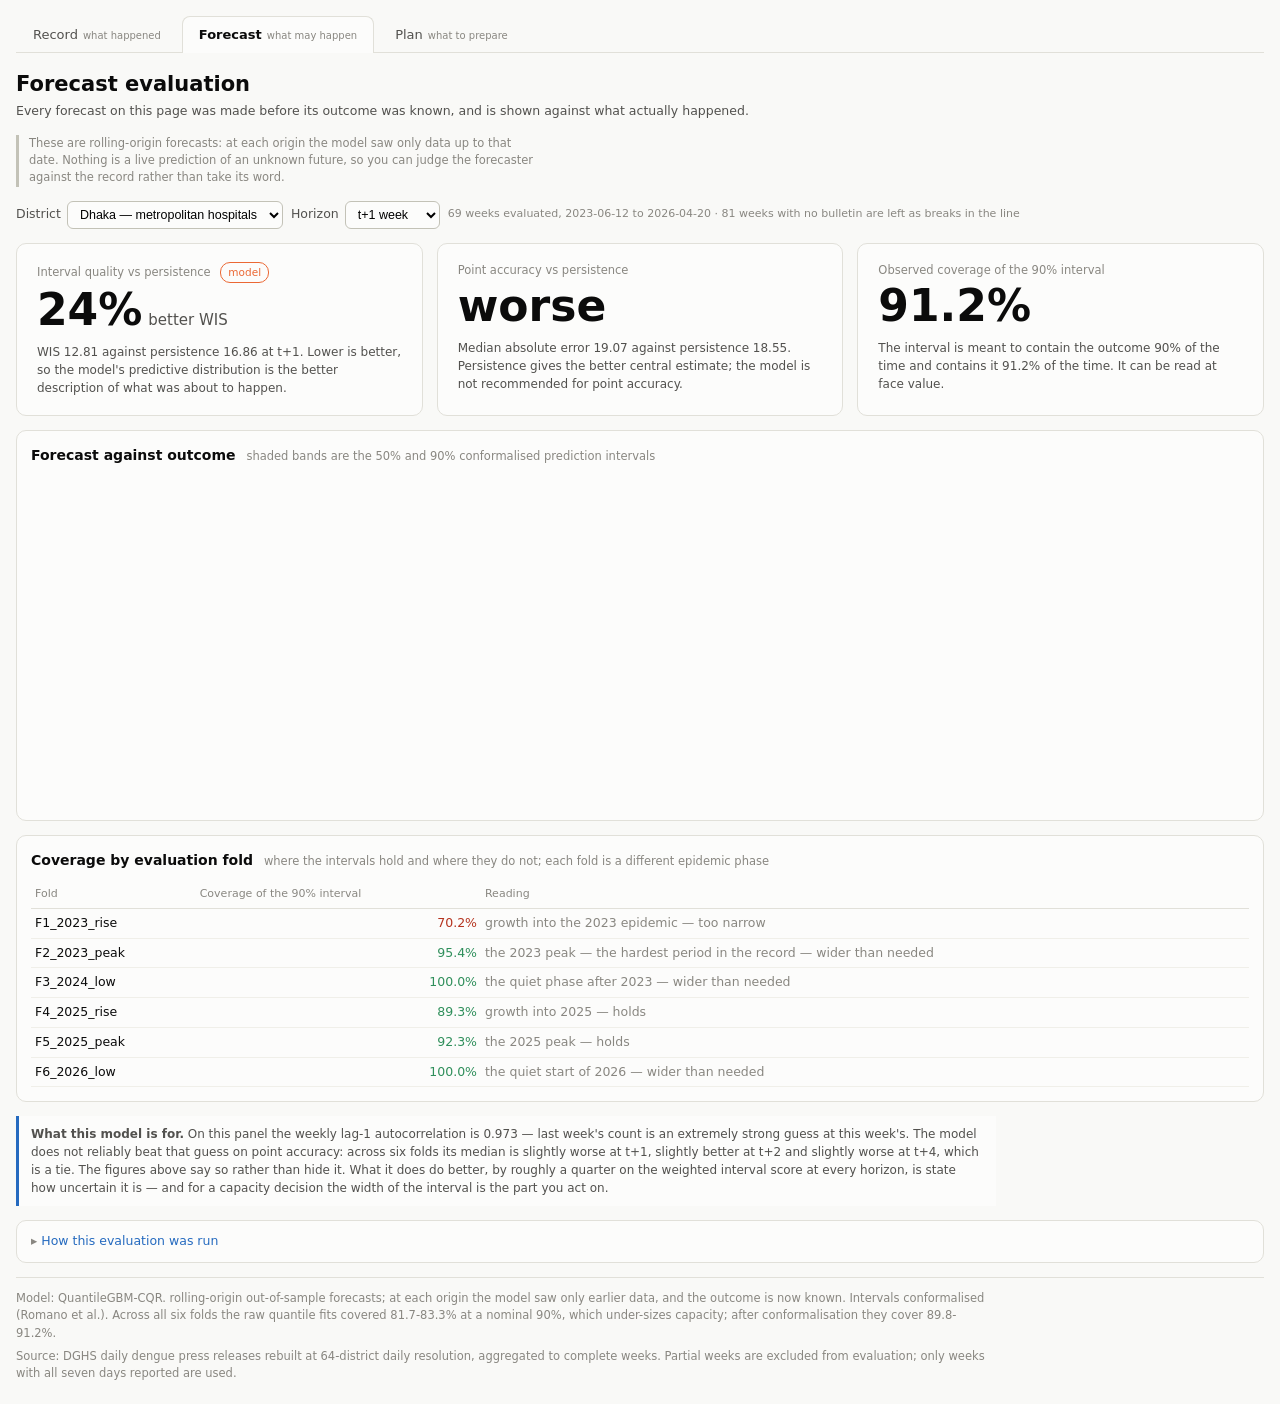
<file: frontend/forecast.html>
<!doctype html>
<html lang="en">
<head>
<meta charset="utf-8">
<meta name="viewport" content="width=device-width, initial-scale=1">
<title>Forecast evaluation — Bangladesh dengue</title>
<link rel="stylesheet" href="app.css">
</head>
<body>

<nav class="nav">
  <a href="index.html">Record<span class="tag">what happened</span></a>
  <a href="forecast.html" class="on">Forecast<span class="tag">what may happen</span></a>
  <a href="plan.html">Plan<span class="tag">what to prepare</span></a>
</nav>

<header class="hdr">
  <div>
    <h1>Forecast evaluation</h1>
    <p class="sub">Every forecast on this page was made before its outcome was
      known, and is shown against what actually happened.</p>
  </div>
  <p class="provenance">
    These are rolling-origin forecasts: at each origin the model saw only data
    up to that date. Nothing is a live prediction of an unknown future, so you
    can judge the forecaster against the record rather than take its word.
  </p>
</header>

<div id="fc-missing" class="caveat" style="display:none">
  <b>The forecast export has not been produced yet.</b> This page reads
  <code>data/forecasts.json</code>, which is written once the rolling-origin
  quantile evaluation finishes. The Record and Plan tabs do not depend on it and
  work now.
</div>

<div id="fc-body" style="display:none">

<section class="controls">
  <label class="field">District
    <select id="fc-district"></select>
  </label>
  <label class="field">Horizon
    <select id="fc-horizon"></select>
  </label>
  <span class="hint" id="fc-span"></span>
</section>

<section class="grid3">
  <div class="hero">
    <div class="k">Interval quality vs persistence <span class="pill pill-model">model</span></div>
    <div class="v"><span id="fc-wisgain">—</span><span class="u">better WIS</span></div>
    <p class="why" id="fc-wis-why">—</p>
  </div>
  <div class="hero">
    <div class="k">Point accuracy vs persistence</div>
    <div class="v"><span id="fc-maecmp">—</span></div>
    <p class="why" id="fc-mae-why">—</p>
  </div>
  <div class="hero">
    <div class="k">Observed coverage of the 90% interval</div>
    <div class="v"><span id="fc-cov">—</span></div>
    <p class="why" id="fc-cov-why">—</p>
  </div>
</section>

<p class="caveat" id="fc-covwarn" style="display:none"></p>

<div class="panel">
  <h2>Forecast against outcome
    <span class="h2sub">shaded bands are the 50% and 90% conformalised prediction intervals</span></h2>
  <div class="chart-tall"><canvas id="fc-chart"></canvas></div>
</div>

<div class="panel">
  <h2>Coverage by evaluation fold
    <span class="h2sub">where the intervals hold and where they do not; each fold is a different epidemic phase</span></h2>
  <table class="tbl">
    <thead><tr><th>Fold</th><th class="num">Coverage of the 90% interval</th><th>Reading</th></tr></thead>
    <tbody id="fc-foldtbody"></tbody>
  </table>
</div>

<p class="note">
  <b>What this model is for.</b> On this panel the weekly lag-1 autocorrelation
  is 0.973 — last week's count is an extremely strong guess at this week's. The
  model does not reliably beat that guess on point accuracy: across six folds
  its median is slightly worse at t+1, slightly better at t+2 and slightly
  worse at t+4, which is a tie. The figures above say so rather than hide it.
  What it does do better, by roughly a quarter on the weighted interval score
  at every horizon, is state how uncertain it is — and for a capacity decision
  the width of the interval is the part you act on.
</p>

<details class="derive">
  <summary>How this evaluation was run</summary>
  <div class="body">
    <p><b>Rolling origin, with an embargo.</b> The record is split into six
      folds by time. For each, the model trains on everything before the
      origin and is scored on what follows, with a gap between them so that
      no feature computed from a rolling window can see across the boundary.
      Nothing is ever scored on data it trained on.</p>
    <p><b>The folds are chosen to be hard.</b> They deliberately straddle
      changes of epidemic phase — a quiet year followed by a growth year,
      a growth phase followed by a peak. A random split would score far
      better and would mean nothing, because the use case is precisely to
      forecast across a change of phase.</p>
    <p><b>Intervals are conformalised</b> (Romano et al., conformalised
      quantile regression). The raw quantile fits covered only 74.6% at a
      nominal 90%. Calibration uses the most recent 20% of each training
      window, so the correction is estimated on the period most like the one
      being predicted.</p>
    <p><b>WIS</b> — the weighted interval score — scores the whole predictive
      distribution, penalising both a wrong centre and an interval that is
      wider than it needs to be. It is the standard metric in epidemic
      forecast evaluation (it is what the COVID-19 Forecast Hub used), which
      is why the headline comparison is stated in it rather than in error
      alone.</p>
    <p><b>Persistence+</b> is the honest baseline: last observed value as the
      point forecast, with an interval from the historical spread of
      week-on-week changes. It is reported because on a panel this
      autocorrelated, a model that cannot beat it is not useful, and that
      comparison should be in front of the reader rather than in an appendix.</p>
    <p><b>Coverage below nominal is reported, not corrected away.</b> Where
      the 90% interval covers less than 90% of outcomes, capacity sized from
      it is too small — an error in the dangerous direction. The fold table
      above shows exactly where that happens.</p>
  </div>
</details>

<footer class="ftr">
  <p id="fc-meta"></p>
  <p>Source: DGHS daily dengue press releases rebuilt at 64-district daily
     resolution, aggregated to complete weeks. Partial weeks are excluded from
     evaluation; only weeks with all seven days reported are used.</p>
</footer>

</div>

<script src="vendor/chart.umd.js"></script>
<script src="forecast.js"></script>
</body>
</html>
</file>
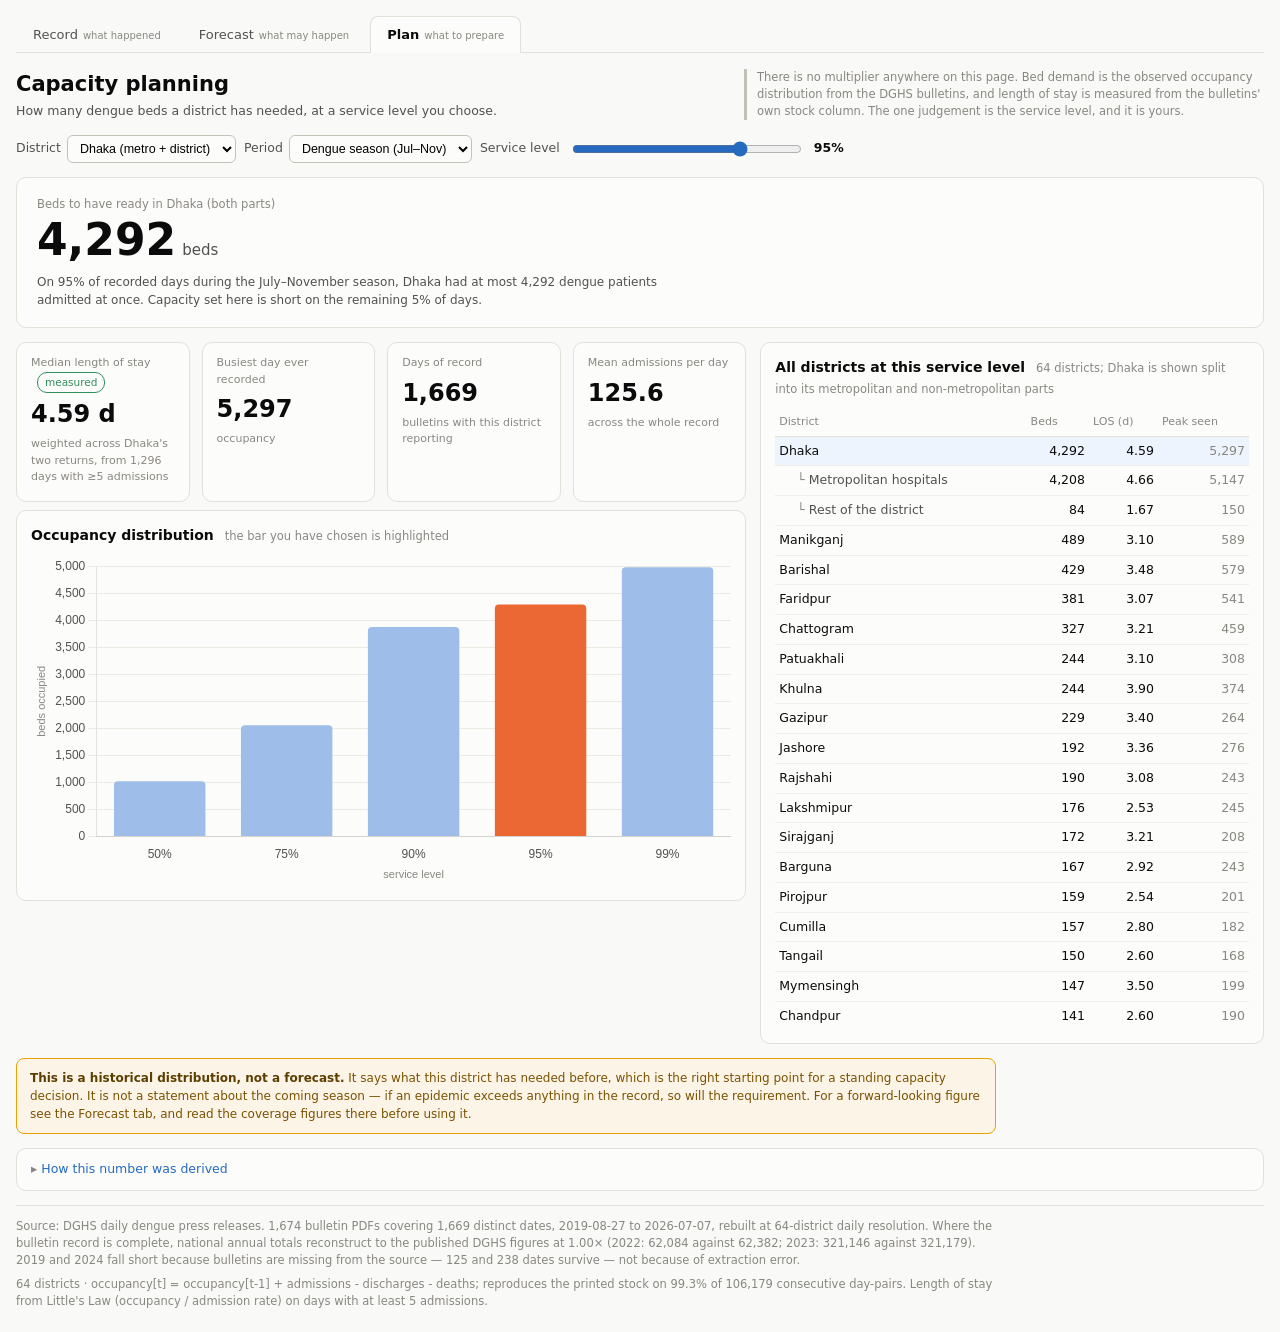
<file: frontend/plan.html>
<!doctype html>
<html lang="en">
<head>
<meta charset="utf-8">
<meta name="viewport" content="width=device-width, initial-scale=1">
<title>Capacity planning — Bangladesh dengue</title>
<link rel="stylesheet" href="app.css">
</head>
<body>

<nav class="nav">
  <a href="index.html">Record<span class="tag">what happened</span></a>
  <a href="forecast.html">Forecast<span class="tag">what may happen</span></a>
  <a href="plan.html" class="on">Plan<span class="tag">what to prepare</span></a>
</nav>

<header class="hdr">
  <div>
    <h1>Capacity planning</h1>
    <p class="sub">How many dengue beds a district has needed, at a service
      level you choose.</p>
  </div>
  <p class="provenance">
    There is no multiplier anywhere on this page. Bed demand is the observed
    occupancy distribution from the DGHS bulletins, and length of stay is
    measured from the bulletins' own stock column. The one judgement is the
    service level, and it is yours.
  </p>
</header>

<section class="controls">
  <label class="field">District
    <select id="pl-district"></select>
  </label>
  <label class="field">Period
    <select id="pl-period">
      <option value="occupancy_season" selected>Dengue season (Jul–Nov)</option>
      <option value="occupancy">Whole year</option>
    </select>
  </label>
  <div class="slider">
    <label for="pl-level">Service level</label>
    <input type="range" id="pl-level" min="0" max="4" step="1" value="3">
    <span class="val" id="pl-level-v">95%</span>
  </div>
</section>

<section class="hero">
  <div class="k" id="pl-hero-k">Beds to have ready</div>
  <div class="v"><span id="pl-hero-v">—</span><span class="u" id="pl-hero-u">beds</span></div>
  <p class="why" id="pl-hero-why">—</p>
</section>

<div class="grid2">
  <div>
    <div class="stats">
      <div class="stat">
        <div class="k">Median length of stay <span class="pill pill-measured">measured</span></div>
        <div class="v" id="pl-los">—</div>
        <div class="k" id="pl-los-n" style="margin-top:4px">—</div>
      </div>
      <div class="stat">
        <div class="k">Busiest day ever recorded</div>
        <div class="v" id="pl-max">—</div>
        <div class="k" id="pl-max-note" style="margin-top:4px">occupancy</div>
      </div>
      <div class="stat">
        <div class="k">Days of record</div>
        <div class="v" id="pl-ndays">—</div>
        <div class="k" style="margin-top:4px">bulletins with this district reporting</div>
      </div>
      <div class="stat">
        <div class="k">Mean admissions per day</div>
        <div class="v" id="pl-adm">—</div>
        <div class="k" style="margin-top:4px">across the whole record</div>
      </div>
    </div>
    <div class="panel">
      <h2>Occupancy distribution
        <span class="h2sub">the bar you have chosen is highlighted</span></h2>
      <div class="chart-tall"><canvas id="pl-chart"></canvas></div>
    </div>
  </div>

  <div class="panel">
    <h2>All districts at this service level
      <span class="h2sub">64 districts; Dhaka is shown split into its metropolitan and non-metropolitan parts</span></h2>
    <div style="max-height:620px;overflow:auto">
      <table class="tbl">
        <thead><tr>
          <th>District</th>
          <th class="num">Beds</th>
          <th class="num">LOS (d)</th>
          <th class="num">Peak seen</th>
        </tr></thead>
        <tbody id="pl-tbody"></tbody>
      </table>
    </div>
  </div>
</div>

<p class="caveat" id="pl-caveat">
  <b>This is a historical distribution, not a forecast.</b> It says what this
  district has needed before, which is the right starting point for a standing
  capacity decision. It is not a statement about the coming season — if an
  epidemic exceeds anything in the record, so will the requirement. For a
  forward-looking figure see the Forecast tab, and read the coverage figures
  there before using it.
</p>

<details class="derive">
  <summary>How this number was derived</summary>
  <div class="body">
    <p><b>1. Occupancy comes from the bulletins, not from cases.</b> Each DGHS
      bulletin prints the number of patients currently admitted per district.
      That column <em>is</em> bed demand; nothing needs to be inferred from case
      counts. The service level you pick selects a quantile of those observed
      daily values.</p>
    <p><b>2. The record is internally consistent.</b> The identity
      <code>occupancy[t] = occupancy[t−1] + admissions − discharges − deaths</code>
      reproduces the printed stock exactly on <b>99.3%</b> of 106,179
      consecutive day-pairs. The occupancy column is therefore not a separate,
      possibly inconsistent series — it is tied to the flows.</p>
    <p><b>3. Length of stay is measured, not assumed.</b> By Little's Law,
      LOS = occupancy ÷ admission rate. It is computed only on days with at
      least 5 admissions, because the ratio is meaningless when the denominator
      is one or two patients, and the median is reported because that resists
      the remaining small denominators. It is shown here for interpretation; the
      bed figure does not depend on it, since occupancy is observed directly.</p>
    <p><b>4. Season matters more than the annual average.</b> Dengue in
      Bangladesh is concentrated in July–November, and the seasonal and
      all-year distributions differ by close to an order of magnitude. Sizing on
      the annual figure under-provisions the season; the seasonal view is the
      default for that reason.</p>
    <p><b>5. What a service level means.</b> At 95% the capacity you set is
      enough on 95% of days in the historical distribution and short on the
      other 5%. It is not a safety guarantee, and the right level depends on
      what being short costs you against what idle capacity costs you — a
      judgement no dataset can make.</p>
    <p><b>What is deliberately absent.</b> Earlier versions of this app
      multiplied peak cases by 3.0 for beds, 1.8 for test kits and 2.5 for
      saline. Those constants had no source. Beds are now read from the record.
      Kits and saline are <em>not shown at all</em>, because the bulletins
      contain no consumable data and a number with no provenance is worse than
      a blank.</p>
  </div>
</details>

<footer class="ftr">
  <p>Source: DGHS daily dengue press releases. 1,674 bulletin PDFs covering
     1,669 distinct dates, 2019-08-27 to 2026-07-07, rebuilt at 64-district
     daily resolution. Where the bulletin record is complete, national annual totals reconstruct to the published DGHS figures at 1.00× (2022: 62,084 against 62,382; 2023: 321,146 against 321,179). 2019 and 2024 fall short because bulletins are missing from the source — 125 and 238 dates survive — not because of extraction error.</p>
  <p id="pl-meta"></p>
</footer>

<script src="vendor/chart.umd.js"></script>
<script src="plan.js"></script>
</body>
</html>
</file>
<file: frontend/app.css>
:root{
  --surface:#fcfcfb; --plane:#f9f9f7; --ink:#0b0b0b; --ink2:#52514e;
  --muted:#898781; --grid:#e1e0d9; --line:#c3c2b7;
  --blue:#256abf; --accent:#eb6834; --amber:#eda100;
}
*{box-sizing:border-box}
body{margin:0;background:var(--plane);color:var(--ink);
  font:14px/1.5 "Segoe UI",system-ui,-apple-system,sans-serif;padding:16px}
h1{font-size:21px;margin:0 0 2px}
h2{font-size:14px;margin:0 0 10px;font-weight:600}
.h2sub{font-weight:400;color:var(--muted);font-size:11.5px;margin-left:6px}
.sub{margin:0;color:var(--ink2);font-size:12.5px}
.hdr{display:flex;flex-wrap:wrap;gap:14px;justify-content:space-between;
  align-items:flex-start;margin-bottom:14px}
.provenance{max-width:520px;margin:0;font-size:11.5px;color:var(--muted);
  border-left:3px solid var(--line);padding-left:10px}
.controls{display:flex;flex-wrap:wrap;gap:8px;align-items:center;margin-bottom:14px}
.btn{background:var(--surface);border:1px solid var(--line);border-radius:6px;
  padding:6px 12px;font-size:12.5px;cursor:pointer;color:var(--ink2)}
.btn:hover{border-color:var(--blue);color:var(--blue)}
.btn-accent{border-color:var(--accent);color:var(--accent)}
.yr{font-size:12.5px;color:var(--ink2)}
.yr select{margin-left:6px;padding:5px 8px;border:1px solid var(--line);
  border-radius:6px;background:var(--surface);font-size:12.5px}
.hint{font-size:11px;color:var(--muted)}
.panel,.cal-wrap{background:var(--surface);border:1px solid var(--grid);
  border-radius:10px;padding:14px;margin-bottom:14px}
.cal{display:grid;grid-template-columns:repeat(auto-fit,minmax(150px,1fr));gap:12px}
.cal-month-name{font-size:11px;color:var(--muted);margin-bottom:4px}
.cal-grid{display:grid;grid-template-columns:repeat(7,1fr);gap:2px}
.cal-cell{width:100%;aspect-ratio:1;border-radius:2px;background:var(--grid);
  cursor:pointer;display:block}
.cal-missing{background:repeating-linear-gradient(45deg,#f2f1ec,#f2f1ec 2px,#e8e7e0 2px,#e8e7e0 4px);cursor:default}
.cal-cell:not(.cal-missing):hover{outline:2px solid var(--ink2)}
.cal-sel{outline:2.5px solid var(--accent)!important;outline-offset:1px}
.legend{margin-top:10px;font-size:11px;color:var(--muted);display:flex;
  gap:6px;align-items:center}
.sw{width:13px;height:13px;border-radius:2px;display:inline-block}
.sw-gap{background:repeating-linear-gradient(45deg,#f2f1ec,#f2f1ec 2px,#e8e7e0 2px,#e8e7e0 4px);margin-left:10px}
.stats{display:grid;grid-template-columns:repeat(auto-fit,minmax(170px,1fr));
  gap:12px;margin-bottom:8px}
.stat{background:var(--surface);border:1px solid var(--grid);border-radius:10px;padding:12px 14px}
.stat .k{font-size:11px;color:var(--muted);margin-bottom:3px}
.stat .v{font-size:24px;font-weight:600;font-variant-numeric:tabular-nums}
.coverage{font-size:11.5px;color:var(--muted);margin:0 0 14px}
.nodata{background:#fdf4e8;border:1px solid var(--amber);border-radius:8px;
  padding:10px 12px;font-size:12px;color:#7a5200;margin:0 0 14px}
.grid2{display:grid;grid-template-columns:1.45fr 1fr;gap:14px}
@media(max-width:820px){.grid2{grid-template-columns:1fr}}
#surv-map{height:420px;border-radius:8px}
.chart-box{height:260px}
.tbl{width:100%;border-collapse:collapse;font-size:12.5px}
.tbl th{text-align:left;color:var(--muted);font-weight:500;font-size:11px;
  border-bottom:1px solid var(--grid);padding:5px 4px}
.tbl td{padding:5px 4px;border-bottom:1px solid #f0efe9}
.num{text-align:right;font-variant-numeric:tabular-nums}
.muted{color:var(--muted)}
.ftr{font-size:11.5px;color:var(--muted);border-top:1px solid var(--grid);
  padding-top:12px;margin-top:4px}
.ftr p{margin:0 0 6px;max-width:980px}

/* ---- shared chrome: the three tabs ---- */
.nav{display:flex;gap:4px;margin:0 0 16px;border-bottom:1px solid var(--grid)}
.nav a{padding:8px 16px;font-size:13px;color:var(--ink2);text-decoration:none;
  border:1px solid transparent;border-bottom:none;border-radius:8px 8px 0 0;
  margin-bottom:-1px}
.nav a:hover{color:var(--blue)}
.nav a.on{background:var(--surface);border-color:var(--grid);
  border-bottom-color:var(--surface);color:var(--ink);font-weight:600}
.nav .tag{font-size:10px;color:var(--muted);font-weight:400;margin-left:5px}

/* ---- controls shared by plan and forecast ---- */
.field{font-size:12.5px;color:var(--ink2);display:flex;align-items:center;gap:6px}
.field select,.field input[type=number]{padding:5px 8px;border:1px solid var(--line);
  border-radius:6px;background:var(--surface);font-size:12.5px}
.slider{display:flex;align-items:center;gap:10px;font-size:12.5px;color:var(--ink2)}
.slider input[type=range]{width:230px;accent-color:var(--blue)}
.slider .val{font-variant-numeric:tabular-nums;font-weight:600;color:var(--ink);
  min-width:42px;display:inline-block}

/* ---- the headline capacity figure ---- */
.hero{background:var(--surface);border:1px solid var(--grid);border-radius:10px;
  padding:18px 20px;margin-bottom:14px}
.hero .k{font-size:11.5px;color:var(--muted);margin-bottom:4px}
.hero .v{font-size:44px;font-weight:600;font-variant-numeric:tabular-nums;
  line-height:1.05}
.hero .u{font-size:15px;font-weight:400;color:var(--ink2);margin-left:6px}
.hero .why{font-size:12px;color:var(--ink2);margin:10px 0 0;max-width:640px}

/* ---- disclosure: how a number was derived ---- */
details.derive{background:var(--surface);border:1px solid var(--grid);
  border-radius:10px;padding:0;margin-bottom:14px}
details.derive summary{padding:11px 14px;cursor:pointer;font-size:12.5px;
  color:var(--blue);list-style:none}
details.derive summary::-webkit-details-marker{display:none}
details.derive summary::before{content:"▸ ";color:var(--muted)}
details.derive[open] summary::before{content:"▾ "}
details.derive .body{padding:0 14px 14px;font-size:12px;color:var(--ink2);
  max-width:760px}
details.derive .body p{margin:0 0 8px}
details.derive code{background:var(--plane);border:1px solid var(--grid);
  border-radius:4px;padding:1px 5px;font-size:11.5px}

/* ---- the honesty notices, which are load-bearing here ---- */
.caveat{background:#fdf4e8;border:1px solid var(--amber);border-radius:8px;
  padding:10px 13px;font-size:12px;color:#7a5200;margin:0 0 14px;max-width:980px}
.caveat b{color:#5c3e00}
.note{background:var(--surface);border-left:3px solid var(--blue);
  padding:9px 12px;font-size:12px;color:var(--ink2);margin:0 0 14px;max-width:980px}

/* ---- Dhaka shown as a sub-category of its district, not a 65th unit ---- */
.sub-row td:first-child{padding-left:22px;color:var(--ink2)}
.sub-row td:first-child::before{content:"└ ";color:var(--muted)}

.tbl tr.hl{background:#eef4fd}
.chart-tall{height:330px}
.grid3{display:grid;grid-template-columns:repeat(auto-fit,minmax(290px,1fr));gap:14px}
.pill{display:inline-block;font-size:10.5px;padding:2px 7px;border-radius:10px;
  border:1px solid var(--line);color:var(--muted);margin-left:6px}
.pill-measured{border-color:#2f8f5b;color:#2f8f5b}
.pill-model{border-color:var(--accent);color:var(--accent)}
</file>
